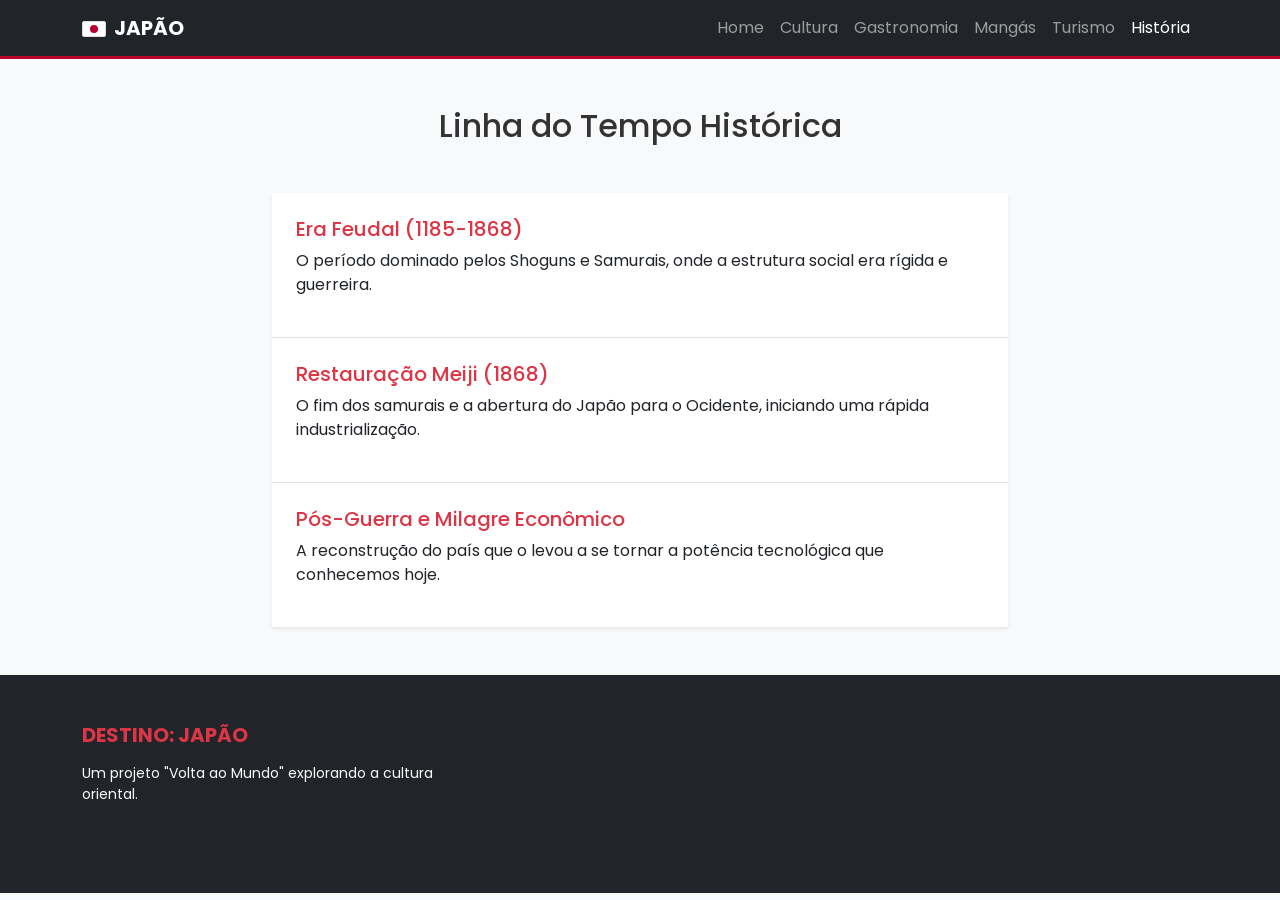
<file: historia.html>
<!DOCTYPE html>
<html lang="pt-br">
<head>
    <meta charset="UTF-8">
    <meta name="viewport" content="width=device-width, initial-scale=1.0">
    <title>Japão - Volta ao Mundo</title>
    <link href="https://cdn.jsdelivr.net/npm/bootstrap@5.3.0/dist/css/bootstrap.min.css" rel="stylesheet">
    <link rel="stylesheet" href="style.css">
</head>
<body> <nav class="navbar navbar-expand-lg navbar-dark bg-dark sticky-top">
        <div class="container">
            <a class="navbar-brand fw-bold" href="index.html">
                <span class="flag-icon"></span>JAPÃO
            </a>
            <button class="navbar-toggler" type="button" data-bs-toggle="collapse" data-bs-target="#navbarNav">
                <span class="navbar-toggler-icon"></span>
            </button>
            <div class="collapse navbar-collapse" id="navbarNav">
                <ul class="navbar-nav ms-auto">
                    <li class="nav-item"><a class="nav-link" href="index.html">Home</a></li>
                    <li class="nav-item"><a class="nav-link" href="cultura.html">Cultura</a></li>
                    <li class="nav-item"><a class="nav-link" href="comida.html">Gastronomia</a></li>
                    <li class="nav-item"><a class="nav-link" href="mangas.html">Mangás</a></li>
                    <li class="nav-item"><a class="nav-link" href="turismo.html">Turismo</a></li>
                    <li class="nav-item"><a class="nav-link active" href="historia.html">História</a></li>
                </ul>
            </div>
        </div>
    </nav>
<main class="container my-5">
    <div class="row justify-content-center">
        <div class="col-md-8">
            <h2 class="text-center mb-5">Linha do Tempo Histórica</h2>
            <ul class="list-group list-group-flush shadow-sm">
                <li class="list-group-item p-4">
                    <h5 class="text-danger">Era Feudal (1185-1868)</h5>
                    <p>O período dominado pelos Shoguns e Samurais, onde a estrutura social era rígida e guerreira.</p>
                </li>
                <li class="list-group-item p-4">
                    <h5 class="text-danger">Restauração Meiji (1868)</h5>
                    <p>O fim dos samurais e a abertura do Japão para o Ocidente, iniciando uma rápida industrialização.</p>
                </li>
                <li class="list-group-item p-4">
                    <h5 class="text-danger">Pós-Guerra e Milagre Econômico</h5>
                    <p>A reconstrução do país que o levou a se tornar a potência tecnológica que conhecemos hoje.</p>
                </li>
            </ul>
        </div>
    </div>
</main>
    <footer class="bg-dark text-light py-5 mt-5">
        <div class="container">
            <div class="row">
                <div class="col-lg-4 mb-4">
                    <h5 class="text-uppercase fw-bold text-danger mb-3">Destino: Japão</h5>
                    <p class="small">Um projeto "Volta ao Mundo" explorando a cultura oriental.</p>
                </div>
            </div>
        </div>
    </footer>

    <script src="https://cdn.jsdelivr.net/npm/bootstrap@5.3.0/dist/js/bootstrap.bundle.min.js"></script>
</html>
</file>
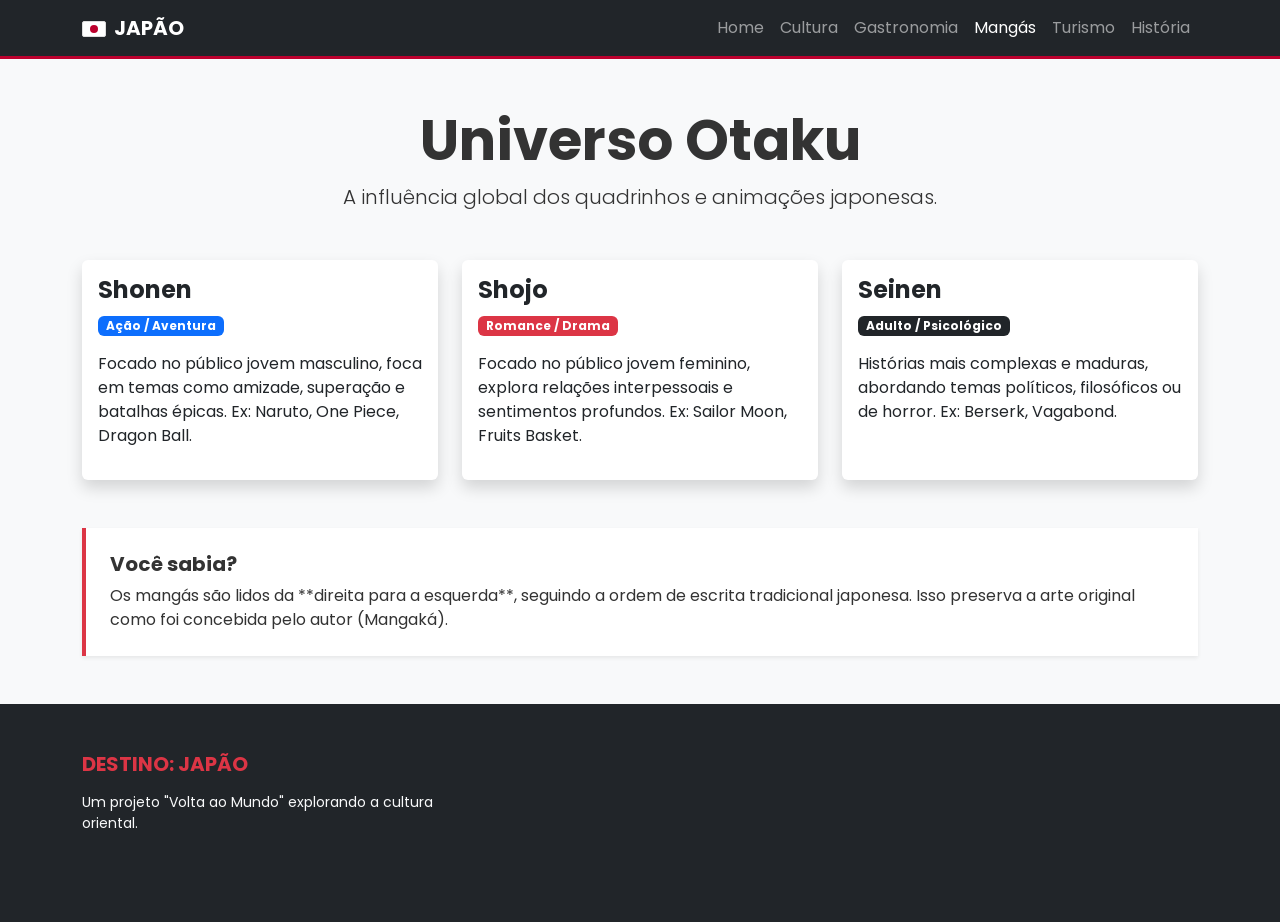
<file: mangas.html>
<!DOCTYPE html>
<html lang="pt-br">
<head>
    <meta charset="UTF-8">
    <meta name="viewport" content="width=device-width, initial-scale=1.0">
    <title>Mangás - Destino Japão</title>
    <link href="https://cdn.jsdelivr.net/npm/bootstrap@5.3.0/dist/css/bootstrap.min.css" rel="stylesheet">
    <link rel="stylesheet" href="style.css">
</head>
<body> <nav class="navbar navbar-expand-lg navbar-dark bg-dark sticky-top">
        <div class="container">
            <a class="navbar-brand fw-bold" href="index.html">
                <span class="flag-icon"></span>JAPÃO
            </a>
            <button class="navbar-toggler" type="button" data-bs-toggle="collapse" data-bs-target="#navbarNav">
                <span class="navbar-toggler-icon"></span>
            </button>
            <div class="collapse navbar-collapse" id="navbarNav">
                <ul class="navbar-nav ms-auto">
                    <li class="nav-item"><a class="nav-link" href="index.html">Home</a></li>
                    <li class="nav-item"><a class="nav-link" href="cultura.html">Cultura</a></li>
                    <li class="nav-item"><a class="nav-link" href="comida.html">Gastronomia</a></li>
                    <li class="nav-item"><a class="nav-link active" href="mangas.html">Mangás</a></li>
                    <li class="nav-item"><a class="nav-link" href="turismo.html">Turismo</a></li>
                    <li class="nav-item"><a class="nav-link" href="historia.html">História</a></li>
                </ul>
            </div>
        </div>
    </nav>

    <main class="container my-5">
        <div class="text-center mb-5">
            <h1 class="display-4 fw-bold">Universo Otaku</h1>
            <p class="lead">A influência global dos quadrinhos e animações japonesas.</p>
        </div>

        <div class="row g-4">
            <div class="col-md-6 col-lg-4">
                <div class="card h-100 border-0 shadow">
                    <div class="card-body">
                        <h4 class="fw-bold">Shonen</h4>
                        <span class="badge bg-primary mb-3">Ação / Aventura</span>
                        <p>Focado no público jovem masculino, foca em temas como amizade, superação e batalhas épicas. Ex: Naruto, One Piece, Dragon Ball.</p>
                    </div>
                </div>
            </div>
            <div class="col-md-6 col-lg-4">
                <div class="card h-100 border-0 shadow">
                    <div class="card-body">
                        <h4 class="fw-bold">Shojo</h4>
                        <span class="badge bg-danger mb-3">Romance / Drama</span>
                        <p>Focado no público jovem feminino, explora relações interpessoais e sentimentos profundos. Ex: Sailor Moon, Fruits Basket.</p>
                    </div>
                </div>
            </div>
            <div class="col-md-6 col-lg-4">
                <div class="card h-100 border-0 shadow">
                    <div class="card-body">
                        <h4 class="fw-bold">Seinen</h4>
                        <span class="badge bg-dark mb-3">Adulto / Psicológico</span>
                        <p>Histórias mais complexas e maduras, abordando temas políticos, filosóficos ou de horror. Ex: Berserk, Vagabond.</p>
                    </div>
                </div>
            </div>
        </div>

        <div class="row mt-5">
            <div class="col-12">
                <div class="p-4 border-start border-4 border-danger bg-white shadow-sm">
                    <h5 class="fw-bold">Você sabia?</h5>
                    <p class="mb-0">Os mangás são lidos da **direita para a esquerda**, seguindo a ordem de escrita tradicional japonesa. Isso preserva a arte original como foi concebida pelo autor (Mangaká).</p>
                </div>
            </div>
        </div>
    </main>

    <footer class="bg-dark text-light py-5 mt-5">
        <div class="container">
            <div class="row">
                <div class="col-lg-4 mb-4">
                    <h5 class="text-uppercase fw-bold text-danger mb-3">Destino: Japão</h5>
                    <p class="small">Um projeto "Volta ao Mundo" explorando a cultura oriental.</p>
                </div>
            </div>
        </div>
    </footer>

    <script src="https://cdn.jsdelivr.net/npm/bootstrap@5.3.0/dist/js/bootstrap.bundle.min.js"></script>
</body>
</html>
</file>
<file: style.css>
@import url('https://fonts.googleapis.com/css2?family=Poppins:wght@300;400;600;700&display=swap');

body {
    font-family: 'Poppins', sans-serif;
    background-color: #f8f9fa;
    color: #333;
}

.navbar {
    border-bottom: 3px solid #bc002d; /* Vermelho da bandeira do Japão */
}

.jumbotron-japan {
    background: linear-gradient(rgba(0,0,0,0.6), rgba(0,0,0,0.6)), url('https://images.unsplash.com/photo-1493976040374-85c8e12f0c0e?auto=format&fit=crop&w=1350&q=80');
    background-size: cover;
    background-position: center;
    color: white;
    padding: 100px 0;
    text-align: center;
}

.card {
    transition: transform 0.3s;
    border: none;
    box-shadow: 0 4px 15px rgba(0,0,0,0.1);
}

.card:hover {
    transform: translateY(-10px);
}

.footer {
    background-color: #212529;
    color: white;
    padding: 40px 0;
    margin-top: 50px;
}

.btn-japan {
    background-color: #bc002d;
    color: white;
    border-radius: 25px;
    padding: 10px 25px;
}

.btn-japan:hover {
    background-color: #8a0021;
    color: white;
}

/* Ícone da Bandeira do Japão Personalizado */
.flag-icon {
    display: inline-block;
    width: 24px;
    height: 16px;
    background-color: white;
    border: 1px solid #ddd;
    position: relative;
    vertical-align: middle;
    margin-right: 8px;
    border-radius: 2px;
}

.flag-icon::after {
    content: "";
    position: absolute;
    top: 50%;
    left: 50%;
    transform: translate(-50%, -50%);
    width: 8px;
    height: 8px;
    background-color: #bc002d;
    border-radius: 50%;
}
</file>
